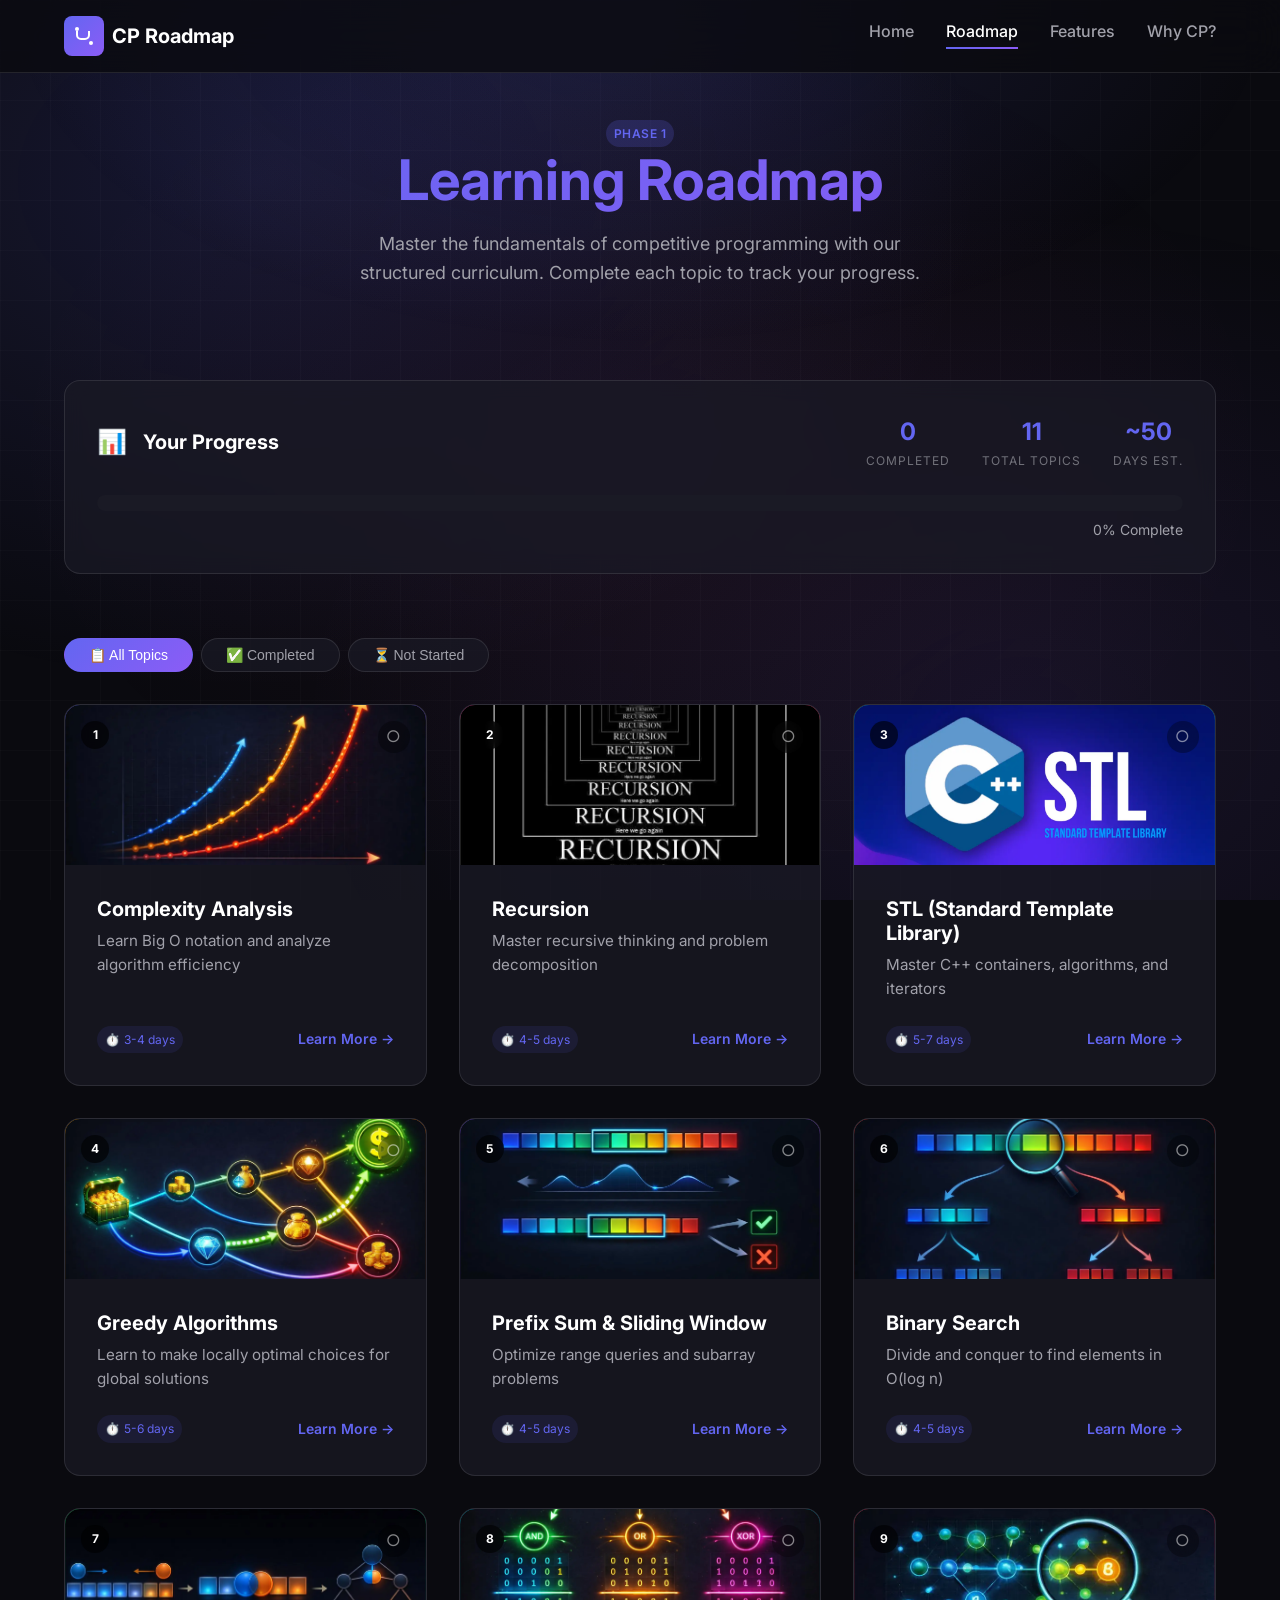
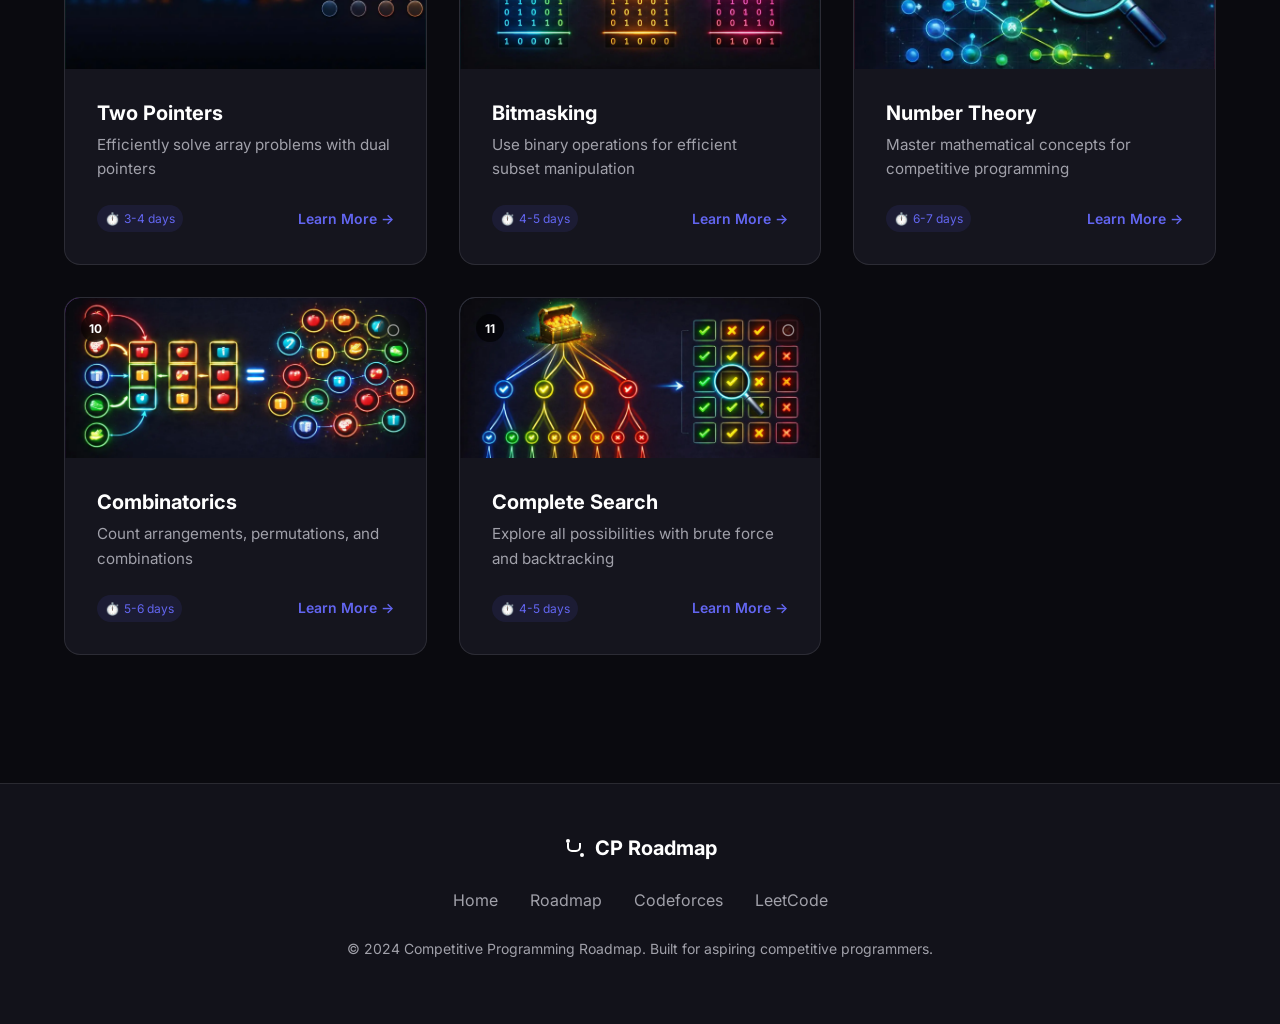
<file: roadmap.html>
<!DOCTYPE html>
<html lang="en">
<head>
    <meta charset="UTF-8">
    <meta name="viewport" content="width=device-width, initial-scale=1.0">
    <meta name="description" content="Complete roadmap for Competitive Programming Phase 1. Learn algorithms and data structures to reach Codeforces Pupil level.">
    <title>Roadmap - CP Roadmap Phase 1</title>
    
    <!-- Fonts -->
    <link rel="preconnect" href="https://fonts.googleapis.com">
    <link rel="preconnect" href="https://fonts.gstatic.com" crossorigin>
    <link href="https://fonts.googleapis.com/css2?family=Inter:wght@400;500;600;700;800&family=JetBrains+Mono:wght@400;500&display=swap" rel="stylesheet">
    
    <!-- Stylesheets -->
    <link rel="stylesheet" href="css/styles.css">
    <link rel="stylesheet" href="css/roadmap.css">
    
    <!-- Favicon -->
    <link rel="icon" type="image/svg+xml" href="assets/images/logo.svg">
</head>
<body>
    <!-- Navigation -->
    <nav class="navbar" id="navbar">
        <div class="container">
            <a href="index.html" class="nav-logo">
                <div class="nav-logo-icon">
                    <img src="assets/images/logo.svg" alt="CP Roadmap Logo" width="24" height="24">
                </div>
                <span class="hide-mobile">CP Roadmap</span>
            </a>
            
            <ul class="nav-links" id="navLinks">
                <li><a href="index.html">Home</a></li>
                <li><a href="roadmap.html" class="active">Roadmap</a></li>
                <li><a href="index.html#features">Features</a></li>
                <li><a href="index.html#why-cp">Why CP?</a></li>
            </ul>
            
            <button class="nav-toggle" id="navToggle" aria-label="Toggle menu">
                <span></span>
                <span></span>
                <span></span>
            </button>
        </div>
    </nav>

    <!-- Page Header -->
    <header class="page-header">
        <div class="container page-header-content">
            <span class="badge badge-primary">Phase 1</span>
            <h1>Learning Roadmap</h1>
            <p>Master the fundamentals of competitive programming with our structured curriculum. Complete each topic to track your progress.</p>
        </div>
    </header>

    <!-- Progress Section -->
    <section class="progress-section">
        <div class="container">
            <div class="progress-card">
                <div class="progress-header">
                    <div class="progress-title">
                        <span style="font-size: 1.5rem;">📊</span>
                        <h3>Your Progress</h3>
                    </div>
                    <div class="progress-stats">
                        <div class="progress-stat">
                            <div class="progress-stat-value" id="completedCount">0</div>
                            <div class="progress-stat-label">Completed</div>
                        </div>
                        <div class="progress-stat">
                            <div class="progress-stat-value" id="totalCount">11</div>
                            <div class="progress-stat-label">Total Topics</div>
                        </div>
                        <div class="progress-stat">
                            <div class="progress-stat-value" id="daysEstimate">~50</div>
                            <div class="progress-stat-label">Days Est.</div>
                        </div>
                    </div>
                </div>
                <div class="progress-bar-container">
                    <div class="progress-bar-fill" id="progressBar" style="width: 0%"></div>
                </div>
                <div class="progress-percentage">
                    <span id="progressPercent">0</span>% Complete
                </div>
            </div>
        </div>
    </section>

    <!-- Filter Section -->
    <section class="filter-section">
        <div class="container">
            <div class="filter-buttons">
                <button class="filter-btn active" data-filter="all">
                    📋 All Topics
                </button>
                <button class="filter-btn" data-filter="completed">
                    ✅ Completed
                </button>
                <button class="filter-btn" data-filter="pending">
                    ⏳ Not Started
                </button>
            </div>
        </div>
    </section>

    <!-- Topics Grid -->
    <section class="topics-section">
        <div class="container">
            <div class="topics-grid" id="topicsGrid">
                <!-- Topic cards will be injected by JavaScript -->
            </div>
            
            <!-- Empty State -->
            <div class="empty-state hidden" id="emptyState">
                <div class="empty-state-icon">🔍</div>
                <h3>No topics found</h3>
                <p>Try changing the filter to see topics.</p>
            </div>
        </div>
    </section>

    <!-- Footer -->
    <footer class="footer">
        <div class="container footer-content">
            <div class="footer-logo">
                <img src="assets/images/logo.svg" alt="CP Roadmap Logo" width="24" height="24">
                <span>CP Roadmap</span>
            </div>
            <div class="footer-links">
                <a href="index.html">Home</a>
                <a href="roadmap.html">Roadmap</a>
                <a href="https://codeforces.com" target="_blank">Codeforces</a>
                <a href="https://leetcode.com" target="_blank">LeetCode</a>
            </div>
            <div class="footer-bottom">
                <p>© 2024 Competitive Programming Roadmap. Built for aspiring competitive programmers.</p>
            </div>
        </div>
    </footer>

    <!-- Scripts -->
    <script src="data/topics.js"></script>
    <script src="js/main.js"></script>
    <script src="js/roadmap.js"></script>
</body>
</html>
</file>
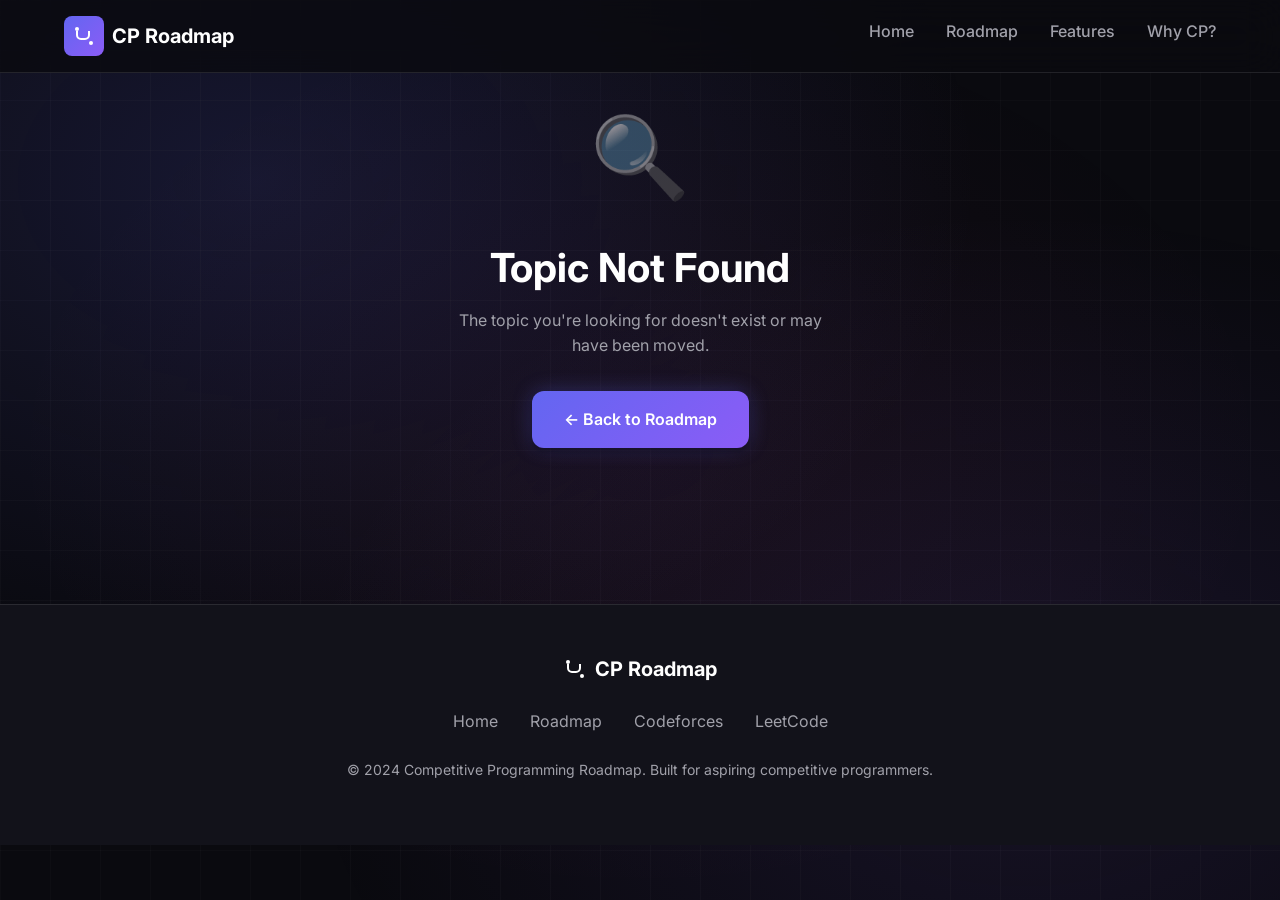
<file: topic.html>
<!DOCTYPE html>
<html lang="en">
<head>
    <meta charset="UTF-8">
    <meta name="viewport" content="width=device-width, initial-scale=1.0">
    <meta name="description" content="Learn competitive programming topics with curated resources, videos, and practice problems.">
    <title>Topic Details - CP Roadmap Phase 1</title>
    
    <!-- Fonts -->
    <link rel="preconnect" href="https://fonts.googleapis.com">
    <link rel="preconnect" href="https://fonts.gstatic.com" crossorigin>
    <link href="https://fonts.googleapis.com/css2?family=Inter:wght@400;500;600;700;800&family=JetBrains+Mono:wght@400;500&display=swap" rel="stylesheet">
    
    <!-- Stylesheets -->
    <link rel="stylesheet" href="css/styles.css">
    <link rel="stylesheet" href="css/topic.css">
    
    <!-- Favicon -->
    <link rel="icon" type="image/svg+xml" href="assets/images/logo.svg">
</head>
<body>
    <!-- Navigation -->
    <nav class="navbar" id="navbar">
        <div class="container">
            <a href="index.html" class="nav-logo">
                <div class="nav-logo-icon">
                    <img src="assets/images/logo.svg" alt="CP Roadmap Logo" width="24" height="24">
                </div>
                <span class="hide-mobile">CP Roadmap</span>
            </a>
            
            <ul class="nav-links" id="navLinks">
                <li><a href="index.html">Home</a></li>
                <li><a href="roadmap.html">Roadmap</a></li>
                <li><a href="index.html#features">Features</a></li>
                <li><a href="index.html#why-cp">Why CP?</a></li>
            </ul>
            
            <button class="nav-toggle" id="navToggle" aria-label="Toggle menu">
                <span></span>
                <span></span>
                <span></span>
            </button>
        </div>
    </nav>

    <!-- Main Content (Injected by JavaScript) -->
    <main id="topicContent">
        <!-- Topic content will be injected here -->
    </main>

    <!-- Footer -->
    <footer class="footer">
        <div class="container footer-content">
            <div class="footer-logo">
                <img src="assets/images/logo.svg" alt="CP Roadmap Logo" width="24" height="24">
                <span>CP Roadmap</span>
            </div>
            <div class="footer-links">
                <a href="index.html">Home</a>
                <a href="roadmap.html">Roadmap</a>
                <a href="https://codeforces.com" target="_blank">Codeforces</a>
                <a href="https://leetcode.com" target="_blank">LeetCode</a>
            </div>
            <div class="footer-bottom">
                <p>© 2024 Competitive Programming Roadmap. Built for aspiring competitive programmers.</p>
            </div>
        </div>
    </footer>

    <!-- Scripts -->
    <script src="data/topics.js"></script>
    <script src="js/main.js"></script>
    <script src="js/topic.js"></script>
</body>
</html>
</file>
<file: css/styles.css>
/* ===================================
   COMPETITIVE PROGRAMMING ROADMAP
   Main Stylesheet - Dark Theme
   =================================== */

/* ===================================
   CSS VARIABLES & ROOT
   =================================== */
:root {
    /* Colors */
    --bg-primary: #0a0a0f;
    --bg-secondary: #12121a;
    --bg-tertiary: #1a1a25;
    --bg-card: rgba(26, 26, 37, 0.7);
    --bg-glass: rgba(255, 255, 255, 0.05);
    
    /* Text Colors */
    --text-primary: #ffffff;
    --text-secondary: #a1a1aa;
    --text-muted: #71717a;
    
    /* Accent Colors */
    --accent-primary: #6366f1;
    --accent-secondary: #8b5cf6;
    --accent-success: #22c55e;
    --accent-warning: #f59e0b;
    --accent-danger: #ef4444;
    --accent-info: #06b6d4;
    
    /* Gradients */
    --gradient-primary: linear-gradient(135deg, #6366f1 0%, #8b5cf6 100%);
    --gradient-secondary: linear-gradient(135deg, #ec4899 0%, #8b5cf6 100%);
    --gradient-dark: linear-gradient(180deg, #0a0a0f 0%, #12121a 100%);
    --gradient-glass: linear-gradient(135deg, rgba(255,255,255,0.1) 0%, rgba(255,255,255,0.05) 100%);
    
    /* Shadows */
    --shadow-sm: 0 2px 4px rgba(0, 0, 0, 0.3);
    --shadow-md: 0 4px 6px rgba(0, 0, 0, 0.4);
    --shadow-lg: 0 10px 25px rgba(0, 0, 0, 0.5);
    --shadow-xl: 0 20px 40px rgba(0, 0, 0, 0.6);
    --shadow-glow: 0 0 30px rgba(99, 102, 241, 0.3);
    
    /* Border */
    --border-color: rgba(255, 255, 255, 0.1);
    --border-radius-sm: 8px;
    --border-radius-md: 12px;
    --border-radius-lg: 16px;
    --border-radius-xl: 24px;
    
    /* Typography */
    --font-primary: 'Inter', -apple-system, BlinkMacSystemFont, 'Segoe UI', sans-serif;
    --font-mono: 'JetBrains Mono', 'Fira Code', monospace;
    
    /* Spacing */
    --spacing-xs: 0.25rem;
    --spacing-sm: 0.5rem;
    --spacing-md: 1rem;
    --spacing-lg: 1.5rem;
    --spacing-xl: 2rem;
    --spacing-2xl: 3rem;
    --spacing-3xl: 4rem;
    
    /* Transitions */
    --transition-fast: 150ms ease;
    --transition-normal: 300ms ease;
    --transition-slow: 500ms ease;
    
    /* Container */
    --container-max: 1200px;
    --container-padding: 1.5rem;
}

/* ===================================
   RESET & BASE
   =================================== */
*, *::before, *::after {
    box-sizing: border-box;
    margin: 0;
    padding: 0;
}

html {
    scroll-behavior: smooth;
    font-size: 16px;
}

body {
    font-family: var(--font-primary);
    background: var(--bg-primary);
    color: var(--text-primary);
    line-height: 1.6;
    min-height: 100vh;
    overflow-x: hidden;
    -webkit-font-smoothing: antialiased;
    -moz-osx-font-smoothing: grayscale;
}

/* Background Pattern */
body::before {
    content: '';
    position: fixed;
    top: 0;
    left: 0;
    width: 100%;
    height: 100%;
    background: 
        radial-gradient(ellipse at 20% 20%, rgba(99, 102, 241, 0.15) 0%, transparent 50%),
        radial-gradient(ellipse at 80% 80%, rgba(139, 92, 246, 0.1) 0%, transparent 50%),
        radial-gradient(ellipse at 50% 50%, rgba(236, 72, 153, 0.05) 0%, transparent 70%);
    pointer-events: none;
    z-index: -1;
}

/* Grid Pattern Overlay */
body::after {
    content: '';
    position: fixed;
    top: 0;
    left: 0;
    width: 100%;
    height: 100%;
    background-image: 
        linear-gradient(rgba(255,255,255,0.02) 1px, transparent 1px),
        linear-gradient(90deg, rgba(255,255,255,0.02) 1px, transparent 1px);
    background-size: 50px 50px;
    pointer-events: none;
    z-index: -1;
}

/* ===================================
   TYPOGRAPHY
   =================================== */
h1, h2, h3, h4, h5, h6 {
    font-weight: 700;
    line-height: 1.2;
    margin-bottom: var(--spacing-md);
}

h1 {
    font-size: clamp(2rem, 5vw, 3.5rem);
    background: var(--gradient-primary);
    -webkit-background-clip: text;
    -webkit-text-fill-color: transparent;
    background-clip: text;
}

h2 {
    font-size: clamp(1.5rem, 4vw, 2.5rem);
}

h3 {
    font-size: clamp(1.25rem, 3vw, 1.75rem);
}

p {
    color: var(--text-secondary);
    margin-bottom: var(--spacing-md);
}

a {
    color: var(--accent-primary);
    text-decoration: none;
    transition: color var(--transition-fast);
}

a:hover {
    color: var(--accent-secondary);
}

ul, ol {
    padding-left: var(--spacing-lg);
    margin-bottom: var(--spacing-md);
}

li {
    color: var(--text-secondary);
    margin-bottom: var(--spacing-sm);
}

strong {
    color: var(--text-primary);
    font-weight: 600;
}

/* ===================================
   LAYOUT & CONTAINERS
   =================================== */
.container {
    width: 100%;
    max-width: var(--container-max);
    margin: 0 auto;
    padding: 0 var(--container-padding);
}

.section {
    padding: var(--spacing-3xl) 0;
}

.section-title {
    text-align: center;
    margin-bottom: var(--spacing-2xl);
}

.section-title span {
    display: block;
    color: var(--text-muted);
    font-size: 0.9rem;
    text-transform: uppercase;
    letter-spacing: 2px;
    margin-bottom: var(--spacing-sm);
}

/* ===================================
   NAVBAR
   =================================== */
.navbar {
    position: fixed;
    top: 0;
    left: 0;
    right: 0;
    z-index: 1000;
    padding: var(--spacing-md) 0;
    background: rgba(10, 10, 15, 0.8);
    backdrop-filter: blur(20px);
    -webkit-backdrop-filter: blur(20px);
    border-bottom: 1px solid var(--border-color);
    transition: all var(--transition-normal);
}

.navbar.scrolled {
    padding: var(--spacing-sm) 0;
    background: rgba(10, 10, 15, 0.95);
}

.navbar .container {
    display: flex;
    justify-content: space-between;
    align-items: center;
}

.nav-logo {
    display: flex;
    align-items: center;
    gap: var(--spacing-sm);
    font-size: 1.25rem;
    font-weight: 700;
    color: var(--text-primary);
}

.nav-logo-icon {
    width: 40px;
    height: 40px;
    background: var(--gradient-primary);
    border-radius: var(--border-radius-sm);
    display: flex;
    align-items: center;
    justify-content: center;
    font-size: 1.5rem;
}

.nav-logo-icon img {
    width: 24px;
    height: 24px;
    filter: brightness(0) invert(1);
}

.nav-links {
    display: flex;
    align-items: center;
    gap: var(--spacing-xl);
    list-style: none;
    margin: 0;
    padding: 0;
}

.nav-links a {
    color: var(--text-secondary);
    font-weight: 500;
    position: relative;
    padding: var(--spacing-sm) 0;
    transition: color var(--transition-fast);
}

.nav-links a::after {
    content: '';
    position: absolute;
    bottom: 0;
    left: 0;
    width: 0;
    height: 2px;
    background: var(--gradient-primary);
    transition: width var(--transition-normal);
}

.nav-links a:hover,
.nav-links a.active {
    color: var(--text-primary);
}

.nav-links a:hover::after,
.nav-links a.active::after {
    width: 100%;
}

.nav-toggle {
    display: none;
    flex-direction: column;
    gap: 5px;
    background: none;
    border: none;
    cursor: pointer;
    padding: var(--spacing-sm);
}

.nav-toggle span {
    display: block;
    width: 25px;
    height: 2px;
    background: var(--text-primary);
    transition: all var(--transition-fast);
}

/* Mobile Nav */
@media (max-width: 768px) {
    .nav-toggle {
        display: flex;
    }
    
    .nav-links {
        position: fixed;
        top: 70px;
        left: 0;
        right: 0;
        background: rgba(10, 10, 15, 0.98);
        backdrop-filter: blur(20px);
        flex-direction: column;
        padding: var(--spacing-xl);
        gap: var(--spacing-lg);
        transform: translateY(-100%);
        opacity: 0;
        visibility: hidden;
        transition: all var(--transition-normal);
    }
    
    .nav-links.active {
        transform: translateY(0);
        opacity: 1;
        visibility: visible;
    }
    
    .nav-toggle.active span:nth-child(1) {
        transform: rotate(45deg) translate(5px, 5px);
    }
    
    .nav-toggle.active span:nth-child(2) {
        opacity: 0;
    }
    
    .nav-toggle.active span:nth-child(3) {
        transform: rotate(-45deg) translate(5px, -5px);
    }
}

/* ===================================
   BUTTONS
   =================================== */
.btn {
    display: inline-flex;
    align-items: center;
    justify-content: center;
    gap: var(--spacing-sm);
    padding: var(--spacing-md) var(--spacing-xl);
    font-size: 1rem;
    font-weight: 600;
    border-radius: var(--border-radius-md);
    border: none;
    cursor: pointer;
    transition: all var(--transition-normal);
    text-decoration: none;
    white-space: nowrap;
}

.btn-primary {
    background: var(--gradient-primary);
    color: var(--text-primary);
    box-shadow: var(--shadow-md), 0 0 20px rgba(99, 102, 241, 0.3);
}

.btn-primary:hover {
    transform: translateY(-2px);
    box-shadow: var(--shadow-lg), 0 0 30px rgba(99, 102, 241, 0.5);
    color: var(--text-primary);
}

.btn-secondary {
    background: var(--bg-glass);
    color: var(--text-primary);
    border: 1px solid var(--border-color);
    backdrop-filter: blur(10px);
}

.btn-secondary:hover {
    background: rgba(255, 255, 255, 0.1);
    border-color: var(--accent-primary);
    color: var(--text-primary);
}

.btn-success {
    background: linear-gradient(135deg, #22c55e 0%, #16a34a 100%);
    color: var(--text-primary);
}

.btn-success:hover {
    transform: translateY(-2px);
    box-shadow: var(--shadow-lg), 0 0 20px rgba(34, 197, 94, 0.4);
    color: var(--text-primary);
}

.btn-outline {
    background: transparent;
    color: var(--accent-primary);
    border: 2px solid var(--accent-primary);
}

.btn-outline:hover {
    background: var(--accent-primary);
    color: var(--text-primary);
}

.btn-sm {
    padding: var(--spacing-sm) var(--spacing-md);
    font-size: 0.875rem;
}

.btn-lg {
    padding: var(--spacing-lg) var(--spacing-2xl);
    font-size: 1.125rem;
}

.btn-icon {
    width: 44px;
    height: 44px;
    padding: 0;
    border-radius: var(--border-radius-sm);
}

/* ===================================
   CARDS - GLASSMORPHISM
   =================================== */
.card {
    background: var(--bg-card);
    border: 1px solid var(--border-color);
    border-radius: var(--border-radius-lg);
    padding: var(--spacing-xl);
    backdrop-filter: blur(10px);
    -webkit-backdrop-filter: blur(10px);
    transition: all var(--transition-normal);
}

.card:hover {
    transform: translateY(-5px);
    border-color: rgba(99, 102, 241, 0.3);
    box-shadow: var(--shadow-xl), var(--shadow-glow);
}

.card-glass {
    background: var(--gradient-glass);
    border: 1px solid rgba(255, 255, 255, 0.1);
}

/* ===================================
   BADGES
   =================================== */
.badge {
    display: inline-flex;
    align-items: center;
    gap: var(--spacing-xs);
    padding: var(--spacing-xs) var(--spacing-sm);
    font-size: 0.75rem;
    font-weight: 600;
    border-radius: 50px;
    text-transform: uppercase;
    letter-spacing: 0.5px;
}

.badge-primary {
    background: rgba(99, 102, 241, 0.2);
    color: var(--accent-primary);
}

.badge-success {
    background: rgba(34, 197, 94, 0.2);
    color: var(--accent-success);
}

.badge-warning {
    background: rgba(245, 158, 11, 0.2);
    color: var(--accent-warning);
}

.badge-info {
    background: rgba(6, 182, 212, 0.2);
    color: var(--accent-info);
}

/* ===================================
   PROGRESS BAR
   =================================== */
.progress-container {
    background: var(--bg-tertiary);
    border-radius: 50px;
    padding: 4px;
    margin-bottom: var(--spacing-md);
}

.progress-bar {
    height: 12px;
    background: var(--gradient-primary);
    border-radius: 50px;
    transition: width var(--transition-slow);
    position: relative;
    overflow: hidden;
}

.progress-bar::after {
    content: '';
    position: absolute;
    top: 0;
    left: 0;
    right: 0;
    bottom: 0;
    background: linear-gradient(
        90deg,
        transparent 0%,
        rgba(255,255,255,0.3) 50%,
        transparent 100%
    );
    animation: shimmer 2s infinite;
}

@keyframes shimmer {
    0% { transform: translateX(-100%); }
    100% { transform: translateX(100%); }
}

.progress-text {
    display: flex;
    justify-content: space-between;
    font-size: 0.875rem;
    color: var(--text-secondary);
}

/* ===================================
   ICONS
   =================================== */
.icon {
    display: inline-flex;
    align-items: center;
    justify-content: center;
}

.icon-sm { font-size: 1rem; }
.icon-md { font-size: 1.5rem; }
.icon-lg { font-size: 2rem; }
.icon-xl { font-size: 3rem; }

/* ===================================
   ANIMATIONS
   =================================== */
@keyframes fadeIn {
    from {
        opacity: 0;
        transform: translateY(20px);
    }
    to {
        opacity: 1;
        transform: translateY(0);
    }
}

@keyframes fadeInUp {
    from {
        opacity: 0;
        transform: translateY(40px);
    }
    to {
        opacity: 1;
        transform: translateY(0);
    }
}

@keyframes fadeInDown {
    from {
        opacity: 0;
        transform: translateY(-40px);
    }
    to {
        opacity: 1;
        transform: translateY(0);
    }
}

@keyframes scaleIn {
    from {
        opacity: 0;
        transform: scale(0.9);
    }
    to {
        opacity: 1;
        transform: scale(1);
    }
}

@keyframes slideInLeft {
    from {
        opacity: 0;
        transform: translateX(-40px);
    }
    to {
        opacity: 1;
        transform: translateX(0);
    }
}

@keyframes slideInRight {
    from {
        opacity: 0;
        transform: translateX(40px);
    }
    to {
        opacity: 1;
        transform: translateX(0);
    }
}

@keyframes pulse {
    0%, 100% {
        transform: scale(1);
        opacity: 1;
    }
    50% {
        transform: scale(1.05);
        opacity: 0.8;
    }
}

@keyframes float {
    0%, 100% {
        transform: translateY(0);
    }
    50% {
        transform: translateY(-10px);
    }
}

@keyframes glow {
    0%, 100% {
        box-shadow: 0 0 20px rgba(99, 102, 241, 0.3);
    }
    50% {
        box-shadow: 0 0 40px rgba(99, 102, 241, 0.6);
    }
}

.animate-fade-in {
    animation: fadeIn 0.6s ease forwards;
}

.animate-fade-in-up {
    animation: fadeInUp 0.6s ease forwards;
}

.animate-fade-in-down {
    animation: fadeInDown 0.6s ease forwards;
}

.animate-scale-in {
    animation: scaleIn 0.6s ease forwards;
}

.animate-slide-in-left {
    animation: slideInLeft 0.6s ease forwards;
}

.animate-slide-in-right {
    animation: slideInRight 0.6s ease forwards;
}

.animate-float {
    animation: float 3s ease-in-out infinite;
}

.animate-pulse {
    animation: pulse 2s ease-in-out infinite;
}

.animate-glow {
    animation: glow 2s ease-in-out infinite;
}

/* Animation Delays */
.delay-100 { animation-delay: 100ms; }
.delay-200 { animation-delay: 200ms; }
.delay-300 { animation-delay: 300ms; }
.delay-400 { animation-delay: 400ms; }
.delay-500 { animation-delay: 500ms; }
.delay-600 { animation-delay: 600ms; }
.delay-700 { animation-delay: 700ms; }
.delay-800 { animation-delay: 800ms; }

/* ===================================
   SCROLLBAR
   =================================== */
::-webkit-scrollbar {
    width: 10px;
    height: 10px;
}

::-webkit-scrollbar-track {
    background: var(--bg-secondary);
}

::-webkit-scrollbar-thumb {
    background: var(--bg-tertiary);
    border-radius: 5px;
}

::-webkit-scrollbar-thumb:hover {
    background: var(--accent-primary);
}

/* ===================================
   FOOTER
   =================================== */
.footer {
    background: var(--bg-secondary);
    border-top: 1px solid var(--border-color);
    padding: var(--spacing-2xl) 0;
    margin-top: var(--spacing-3xl);
}

.footer-content {
    display: flex;
    flex-direction: column;
    align-items: center;
    gap: var(--spacing-lg);
    text-align: center;
}

.footer-logo {
    display: flex;
    align-items: center;
    gap: var(--spacing-sm);
    font-size: 1.25rem;
    font-weight: 700;
    color: var(--text-primary);
}

.footer-logo img {
    width: 24px;
    height: 24px;
    filter: brightness(0) invert(1);
}

.footer-links {
    display: flex;
    gap: var(--spacing-xl);
    flex-wrap: wrap;
    justify-content: center;
}

.footer-links a {
    color: var(--text-secondary);
    transition: color var(--transition-fast);
}

.footer-links a:hover {
    color: var(--accent-primary);
}

.footer-bottom {
    color: var(--text-muted);
    font-size: 0.875rem;
}

/* ===================================
   UTILITIES
   =================================== */
.text-center { text-align: center; }
.text-left { text-align: left; }
.text-right { text-align: right; }

.text-primary { color: var(--text-primary); }
.text-secondary { color: var(--text-secondary); }
.text-muted { color: var(--text-muted); }
.text-accent { color: var(--accent-primary); }
.text-success { color: var(--accent-success); }
.text-warning { color: var(--accent-warning); }
.text-danger { color: var(--accent-danger); }

.bg-primary { background: var(--bg-primary); }
.bg-secondary { background: var(--bg-secondary); }
.bg-tertiary { background: var(--bg-tertiary); }

.mt-0 { margin-top: 0; }
.mt-1 { margin-top: var(--spacing-sm); }
.mt-2 { margin-top: var(--spacing-md); }
.mt-3 { margin-top: var(--spacing-lg); }
.mt-4 { margin-top: var(--spacing-xl); }
.mt-5 { margin-top: var(--spacing-2xl); }

.mb-0 { margin-bottom: 0; }
.mb-1 { margin-bottom: var(--spacing-sm); }
.mb-2 { margin-bottom: var(--spacing-md); }
.mb-3 { margin-bottom: var(--spacing-lg); }
.mb-4 { margin-bottom: var(--spacing-xl); }
.mb-5 { margin-bottom: var(--spacing-2xl); }

.flex { display: flex; }
.flex-col { flex-direction: column; }
.items-center { align-items: center; }
.justify-center { justify-content: center; }
.justify-between { justify-content: space-between; }
.gap-1 { gap: var(--spacing-sm); }
.gap-2 { gap: var(--spacing-md); }
.gap-3 { gap: var(--spacing-lg); }
.gap-4 { gap: var(--spacing-xl); }

.hidden { display: none; }
.visible { visibility: visible; }
.invisible { visibility: hidden; }

.w-full { width: 100%; }
.h-full { height: 100%; }

.rounded { border-radius: var(--border-radius-md); }
.rounded-lg { border-radius: var(--border-radius-lg); }
.rounded-xl { border-radius: var(--border-radius-xl); }
.rounded-full { border-radius: 50%; }

/* ===================================
   RESPONSIVE UTILITIES
   =================================== */
@media (max-width: 768px) {
    :root {
        --container-padding: 1rem;
    }
    
    .section {
        padding: var(--spacing-2xl) 0;
    }
    
    .hide-mobile {
        display: none;
    }
}

@media (min-width: 769px) {
    .hide-desktop {
        display: none;
    }
}

/* ===================================
   LOADING STATES
   =================================== */
.skeleton {
    background: linear-gradient(
        90deg,
        var(--bg-tertiary) 25%,
        var(--bg-secondary) 50%,
        var(--bg-tertiary) 75%
    );
    background-size: 200% 100%;
    animation: skeleton-loading 1.5s infinite;
    border-radius: var(--border-radius-sm);
}

@keyframes skeleton-loading {
    0% { background-position: 200% 0; }
    100% { background-position: -200% 0; }
}

/* ===================================
   TOOLTIPS
   =================================== */
[data-tooltip] {
    position: relative;
}

[data-tooltip]::before {
    content: attr(data-tooltip);
    position: absolute;
    bottom: 100%;
    left: 50%;
    transform: translateX(-50%);
    padding: var(--spacing-sm) var(--spacing-md);
    background: var(--bg-tertiary);
    color: var(--text-primary);
    font-size: 0.75rem;
    border-radius: var(--border-radius-sm);
    white-space: nowrap;
    opacity: 0;
    visibility: hidden;
    transition: all var(--transition-fast);
    z-index: 100;
}

[data-tooltip]:hover::before {
    opacity: 1;
    visibility: visible;
    bottom: calc(100% + 8px);
}

/* ===================================
   SELECTION
   =================================== */
::selection {
    background: var(--accent-primary);
    color: var(--text-primary);
}

::-moz-selection {
    background: var(--accent-primary);
    color: var(--text-primary);
}
</file>
<file: css/roadmap.css>
/* ===================================
   ROADMAP PAGE STYLES
   =================================== */

/* ===================================
   PAGE HEADER
   =================================== */
.page-header {
    padding: 120px 0 60px;
    text-align: center;
    position: relative;
}

.page-header::before {
    content: '';
    position: absolute;
    top: 0;
    left: 0;
    right: 0;
    height: 100%;
    background: radial-gradient(ellipse at center top, rgba(99, 102, 241, 0.15) 0%, transparent 70%);
    pointer-events: none;
}

.page-header-content {
    position: relative;
    z-index: 1;
}

.page-header h1 {
    margin-bottom: var(--spacing-md);
}

.page-header p {
    font-size: 1.125rem;
    max-width: 600px;
    margin: 0 auto;
}

/* ===================================
   PROGRESS SECTION
   =================================== */
.progress-section {
    padding: var(--spacing-xl) 0;
    margin-bottom: var(--spacing-xl);
}

.progress-card {
    background: var(--bg-card);
    border: 1px solid var(--border-color);
    border-radius: var(--border-radius-lg);
    padding: var(--spacing-xl);
    backdrop-filter: blur(10px);
}

.progress-header {
    display: flex;
    justify-content: space-between;
    align-items: center;
    margin-bottom: var(--spacing-lg);
    flex-wrap: wrap;
    gap: var(--spacing-md);
}

.progress-title {
    display: flex;
    align-items: center;
    gap: var(--spacing-md);
}

.progress-title h3 {
    margin: 0;
    font-size: 1.25rem;
}

.progress-stats {
    display: flex;
    gap: var(--spacing-xl);
}

.progress-stat {
    text-align: center;
}

.progress-stat-value {
    font-size: 1.5rem;
    font-weight: 700;
    color: var(--accent-primary);
}

.progress-stat-label {
    font-size: 0.75rem;
    color: var(--text-muted);
    text-transform: uppercase;
    letter-spacing: 1px;
}

.progress-bar-container {
    background: var(--bg-tertiary);
    border-radius: 50px;
    height: 16px;
    overflow: hidden;
    position: relative;
}

.progress-bar-fill {
    height: 100%;
    background: var(--gradient-primary);
    border-radius: 50px;
    transition: width 0.5s ease;
    position: relative;
    min-width: 0;
}

.progress-bar-fill::after {
    content: '';
    position: absolute;
    top: 0;
    left: 0;
    right: 0;
    bottom: 0;
    background: linear-gradient(
        90deg,
        transparent 0%,
        rgba(255,255,255,0.3) 50%,
        transparent 100%
    );
    animation: shimmer 2s infinite;
}

.progress-percentage {
    text-align: right;
    margin-top: var(--spacing-sm);
    font-size: 0.875rem;
    color: var(--text-secondary);
}

/* ===================================
   FILTER SECTION
   =================================== */
.filter-section {
    margin-bottom: var(--spacing-xl);
}

.filter-buttons {
    display: flex;
    gap: var(--spacing-sm);
    flex-wrap: wrap;
}

.filter-btn {
    padding: var(--spacing-sm) var(--spacing-lg);
    background: var(--bg-card);
    border: 1px solid var(--border-color);
    border-radius: 50px;
    color: var(--text-secondary);
    font-size: 0.875rem;
    cursor: pointer;
    transition: all var(--transition-normal);
}

.filter-btn:hover {
    border-color: var(--accent-primary);
    color: var(--text-primary);
}

.filter-btn.active {
    background: var(--gradient-primary);
    border-color: transparent;
    color: var(--text-primary);
}

/* ===================================
   TOPICS GRID
   =================================== */
.topics-section {
    padding-bottom: var(--spacing-3xl);
}

.topics-grid {
    display: grid;
    grid-template-columns: repeat(auto-fill, minmax(340px, 1fr));
    gap: var(--spacing-xl);
}

/* ===================================
   TOPIC CARD
   =================================== */
.topic-card {
    background: var(--bg-card);
    border: 1px solid var(--border-color);
    border-radius: var(--border-radius-lg);
    overflow: hidden;
    transition: all var(--transition-normal);
    position: relative;
    display: flex;
    flex-direction: column;
}

.topic-card::before {
    content: '';
    position: absolute;
    top: 0;
    left: 0;
    right: 0;
    height: 4px;
    background: var(--card-accent, var(--gradient-primary));
    transform: scaleX(0);
    transform-origin: left;
    transition: transform var(--transition-normal);
}

.topic-card:hover {
    transform: translateY(-8px);
    border-color: rgba(99, 102, 241, 0.3);
    box-shadow: var(--shadow-xl), 0 0 30px rgba(99, 102, 241, 0.2);
}

.topic-card:hover::before {
    transform: scaleX(1);
}

.topic-card.completed {
    border-color: rgba(34, 197, 94, 0.3);
}

.topic-card.completed::before {
    background: linear-gradient(135deg, #22c55e 0%, #16a34a 100%);
    transform: scaleX(1);
}

/* Card Header / Banner */
.topic-card-header {
    position: relative;
    padding: var(--spacing-xl);
    background: var(--card-banner, var(--gradient-primary));
    min-height: 120px;
    display: flex;
    align-items: center;
    justify-content: center;
    overflow: hidden;
}

/* Card Image */
.topic-card-image {
    position: absolute;
    top: 0;
    left: 0;
    width: 100%;
    height: 100%;
    object-fit: cover;
    z-index: 0;
}

.topic-card.has-image .topic-card-header {
    min-height: 160px;
}

.topic-card.has-image .topic-card-icon {
    display: none;
}

.topic-card.has-image .topic-number {
    z-index: 1;
    background: rgba(0, 0, 0, 0.6);
    backdrop-filter: blur(4px);
}

.topic-card.has-image .topic-card-status {
    z-index: 1;
}

.topic-card-icon {
    font-size: 3.5rem;
    filter: drop-shadow(0 4px 8px rgba(0,0,0,0.3));
}

.topic-card-status {
    position: absolute;
    top: var(--spacing-md);
    right: var(--spacing-md);
    width: 32px;
    height: 32px;
    background: rgba(0, 0, 0, 0.3);
    border-radius: 50%;
    display: flex;
    align-items: center;
    justify-content: center;
    backdrop-filter: blur(10px);
}

.topic-card.completed .topic-card-status {
    background: rgba(34, 197, 94, 0.3);
}

.topic-card-status::after {
    content: '○';
    color: rgba(255, 255, 255, 0.5);
    font-size: 1rem;
}

.topic-card.completed .topic-card-status::after {
    content: '✓';
    color: var(--accent-success);
}

/* Card Body */
.topic-card-body {
    padding: var(--spacing-xl);
    flex: 1;
    display: flex;
    flex-direction: column;
}

.topic-card-title {
    font-size: 1.25rem;
    font-weight: 700;
    margin-bottom: var(--spacing-sm);
    color: var(--text-primary);
}

.topic-card-description {
    font-size: 0.95rem;
    color: var(--text-secondary);
    margin-bottom: var(--spacing-lg);
    flex: 1;
}

.topic-card-meta {
    display: flex;
    justify-content: space-between;
    align-items: center;
    margin-top: auto;
}

.topic-card-duration {
    display: inline-flex;
    align-items: center;
    gap: var(--spacing-xs);
    padding: var(--spacing-xs) var(--spacing-sm);
    background: rgba(99, 102, 241, 0.1);
    border-radius: 50px;
    font-size: 0.75rem;
    color: var(--accent-primary);
}

.topic-card-link {
    display: inline-flex;
    align-items: center;
    gap: var(--spacing-xs);
    color: var(--accent-primary);
    font-weight: 600;
    font-size: 0.875rem;
    transition: all var(--transition-fast);
}

.topic-card-link:hover {
    gap: var(--spacing-sm);
    color: var(--accent-secondary);
}

/* ===================================
   EMPTY STATE
   =================================== */
.empty-state {
    text-align: center;
    padding: var(--spacing-3xl);
    color: var(--text-muted);
}

.empty-state-icon {
    font-size: 4rem;
    margin-bottom: var(--spacing-lg);
    opacity: 0.5;
}

.empty-state h3 {
    color: var(--text-secondary);
    margin-bottom: var(--spacing-sm);
}

/* ===================================
   RESPONSIVE
   =================================== */
@media (max-width: 768px) {
    .topics-grid {
        grid-template-columns: 1fr;
    }
    
    .progress-header {
        flex-direction: column;
        text-align: center;
    }
    
    .progress-stats {
        justify-content: center;
    }
    
    .filter-buttons {
        justify-content: center;
    }
}

@media (max-width: 400px) {
    .topics-grid {
        grid-template-columns: 1fr;
    }
    
    .topic-card-header {
        min-height: 100px;
    }
    
    .topic-card-icon {
        font-size: 2.5rem;
    }
}

/* ===================================
   TOPIC NUMBER INDICATOR
   =================================== */
.topic-number {
    position: absolute;
    top: var(--spacing-md);
    left: var(--spacing-md);
    width: 28px;
    height: 28px;
    background: rgba(0, 0, 0, 0.3);
    border-radius: 50%;
    display: flex;
    align-items: center;
    justify-content: center;
    font-size: 0.75rem;
    font-weight: 700;
    backdrop-filter: blur(10px);
}

/* ===================================
   ROADMAP TIMELINE CONNECTOR
   =================================== */
.roadmap-timeline {
    position: relative;
}

.roadmap-timeline::before {
    content: '';
    position: absolute;
    left: 50%;
    top: 0;
    bottom: 0;
    width: 2px;
    background: linear-gradient(to bottom, var(--accent-primary), var(--accent-secondary));
    transform: translateX(-50%);
    opacity: 0.3;
    display: none;
}

@media (min-width: 1024px) {
    .roadmap-timeline::before {
        display: block;
    }
}
</file>
<file: css/topic.css>
/* ===================================
   TOPIC DETAILS PAGE STYLES
   =================================== */

/* ===================================
   TOPIC HEADER / BANNER
   =================================== */
.topic-header {
    position: relative;
    padding: 120px 0 80px;
    overflow: hidden;
}

.topic-header::before {
    content: '';
    position: absolute;
    top: 0;
    left: 0;
    right: 0;
    bottom: 0;
    background: var(--topic-banner, var(--gradient-primary));
    opacity: 0.15;
}

.topic-header::after {
    content: '';
    position: absolute;
    bottom: 0;
    left: 0;
    right: 0;
    height: 150px;
    background: linear-gradient(to top, var(--bg-primary), transparent);
}

/* Topic Header Image */
.topic-header-image {
    position: absolute;
    top: 0;
    left: 0;
    width: 100%;
    height: 100%;
    object-fit: cover;
    object-position: center;
    z-index: 0;
    opacity: 0.4;
}

.topic-header.has-header-image::before {
    background: linear-gradient(to bottom, rgba(10, 10, 20, 0.6) 0%, rgba(10, 10, 20, 0.9) 100%);
    opacity: 1;
}

.topic-header-content {
    position: relative;
    z-index: 1;
    text-align: center;
}

.topic-breadcrumb {
    display: flex;
    align-items: center;
    justify-content: center;
    gap: var(--spacing-sm);
    margin-bottom: var(--spacing-lg);
    font-size: 0.875rem;
}

.topic-breadcrumb a {
    color: var(--text-muted);
    transition: color var(--transition-fast);
}

.topic-breadcrumb a:hover {
    color: var(--accent-primary);
}

.topic-breadcrumb span {
    color: var(--text-muted);
}

.topic-icon-large {
    font-size: 4rem;
    margin-bottom: var(--spacing-lg);
    display: block;
    filter: drop-shadow(0 10px 20px rgba(0,0,0,0.3));
    animation: float 4s ease-in-out infinite;
}

.topic-header h1 {
    font-size: clamp(2rem, 5vw, 3rem);
    margin-bottom: var(--spacing-md);
}

.topic-meta {
    display: flex;
    align-items: center;
    justify-content: center;
    gap: var(--spacing-xl);
    flex-wrap: wrap;
}

.topic-meta-item {
    display: flex;
    align-items: center;
    gap: var(--spacing-sm);
    color: var(--text-secondary);
    font-size: 0.95rem;
}

.topic-meta-item span:first-child {
    font-size: 1.25rem;
}

/* ===================================
   TOPIC CONTENT
   =================================== */
.topic-content {
    padding: var(--spacing-3xl) 0;
}

.topic-layout {
    display: grid;
    grid-template-columns: 1fr 300px;
    gap: var(--spacing-2xl);
    align-items: start;
}

@media (max-width: 968px) {
    .topic-layout {
        grid-template-columns: 1fr;
    }
}

/* Main Content */
.topic-main {
    display: flex;
    flex-direction: column;
    gap: var(--spacing-2xl);
}

/* Hero Image */
.topic-hero-image {
    width: 100%;
    text-align: center;
    margin-bottom: var(--spacing-2xl);
    border-radius: var(--border-radius-lg);
    overflow: hidden;
}

.hero-image {
    width: 100%;
    max-width: 600px;
    height: auto;
    display: inline-block;
    object-fit: contain;
}

/* Content Section */
.content-section {
    background: var(--bg-card);
    border: 1px solid var(--border-color);
    border-radius: var(--border-radius-lg);
    padding: var(--spacing-xl);
    backdrop-filter: blur(10px);
}

.content-section-header {
    display: flex;
    align-items: center;
    justify-content: space-between;
    margin-bottom: var(--spacing-lg);
    padding-bottom: var(--spacing-md);
    border-bottom: 1px solid var(--border-color);
    cursor: pointer;
}

.content-section-title {
    display: flex;
    align-items: center;
    gap: var(--spacing-md);
    margin: 0;
    font-size: 1.25rem;
}

.content-section-title .icon {
    font-size: 1.5rem;
}

.collapse-icon {
    font-size: 1.25rem;
    transition: transform var(--transition-normal);
    color: var(--text-muted);
}

.content-section.collapsed .collapse-icon {
    transform: rotate(-90deg);
}

.content-section.collapsed .content-section-body {
    display: none;
}

.content-section-body {
    animation: fadeIn 0.3s ease;
}

/* Explanation Content */
.explanation-content {
    color: var(--text-secondary);
    line-height: 1.8;
}

.explanation-content p {
    margin-bottom: var(--spacing-md);
}

.explanation-content ul {
    margin: var(--spacing-md) 0;
    padding-left: var(--spacing-xl);
}

.explanation-content li {
    margin-bottom: var(--spacing-sm);
}

/* Objectives List */
.objectives-list {
    list-style: none;
    padding: 0;
    margin: 0;
}

.objectives-list li {
    display: flex;
    align-items: flex-start;
    gap: var(--spacing-md);
    padding: var(--spacing-md) 0;
    border-bottom: 1px solid var(--border-color);
    color: var(--text-secondary);
}

.objectives-list li:last-child {
    border-bottom: none;
}

.objective-icon {
    width: 24px;
    height: 24px;
    background: rgba(34, 197, 94, 0.1);
    border: 2px solid rgba(34, 197, 94, 0.3);
    border-radius: 50%;
    display: flex;
    align-items: center;
    justify-content: center;
    flex-shrink: 0;
    font-size: 0.75rem;
    color: var(--accent-success);
}

/* ===================================
   RESOURCES
   =================================== */
.resources-tabs {
    display: flex;
    gap: var(--spacing-sm);
    margin-bottom: var(--spacing-lg);
    border-bottom: 1px solid var(--border-color);
    padding-bottom: var(--spacing-md);
}

.resource-tab {
    padding: var(--spacing-sm) var(--spacing-lg);
    background: transparent;
    border: none;
    color: var(--text-muted);
    font-size: 0.9rem;
    font-weight: 500;
    cursor: pointer;
    position: relative;
    transition: all var(--transition-fast);
    display: flex;
    align-items: center;
    gap: var(--spacing-sm);
}

.resource-tab:hover {
    color: var(--text-primary);
}

.resource-tab.active {
    color: var(--accent-primary);
}

.resource-tab.active::after {
    content: '';
    position: absolute;
    bottom: calc(-1 * var(--spacing-md) - 1px);
    left: 0;
    right: 0;
    height: 2px;
    background: var(--gradient-primary);
}

.resource-tab-icon {
    font-size: 1.1rem;
}

.resource-count {
    background: var(--bg-tertiary);
    padding: 2px 8px;
    border-radius: 50px;
    font-size: 0.75rem;
}

.resource-tab.active .resource-count {
    background: rgba(99, 102, 241, 0.2);
    color: var(--accent-primary);
}

/* Resource Panels */
.resource-panel {
    display: none;
}

.resource-panel.active {
    display: block;
    animation: fadeIn 0.3s ease;
}

/* Resource List */
.resource-list {
    display: flex;
    flex-direction: column;
    gap: var(--spacing-md);
}

.resource-item {
    display: flex;
    align-items: center;
    gap: var(--spacing-lg);
    padding: var(--spacing-md);
    background: var(--bg-tertiary);
    border-radius: var(--border-radius-md);
    transition: all var(--transition-normal);
    text-decoration: none;
}

.resource-item:hover {
    background: rgba(99, 102, 241, 0.1);
    transform: translateX(5px);
}

.resource-icon {
    width: 48px;
    height: 48px;
    border-radius: var(--border-radius-sm);
    display: flex;
    align-items: center;
    justify-content: center;
    font-size: 1.5rem;
    flex-shrink: 0;
}

.resource-icon.video {
    background: rgba(239, 68, 68, 0.1);
}

.resource-icon.article {
    background: rgba(34, 197, 94, 0.1);
}

.resource-icon.practice {
    background: rgba(99, 102, 241, 0.1);
}

.resource-info {
    flex: 1;
    min-width: 0;
}

.resource-title {
    font-weight: 600;
    color: var(--text-primary);
    margin-bottom: 4px;
    white-space: nowrap;
    overflow: hidden;
    text-overflow: ellipsis;
}

.resource-meta {
    font-size: 0.8rem;
    color: var(--text-muted);
    display: flex;
    align-items: center;
    gap: var(--spacing-sm);
}

.resource-arrow {
    color: var(--text-muted);
    font-size: 1.25rem;
    transition: transform var(--transition-fast);
}

.resource-item:hover .resource-arrow {
    transform: translateX(5px);
    color: var(--accent-primary);
}

/* Video Embed Item */
.video-embed-item {
    display: flex;
    flex-direction: column;
    gap: var(--spacing-md);
    padding: var(--spacing-md);
    background: var(--bg-tertiary);
    border-radius: var(--border-radius-md);
    transition: all var(--transition-normal);
}

.video-embed-item:hover {
    background: rgba(99, 102, 241, 0.1);
}

.video-title {
    font-weight: 600;
    color: var(--text-primary);
    font-size: 0.95rem;
}

.video-meta {
    font-size: 0.8rem;
    color: var(--text-muted);
    display: flex;
    align-items: center;
    gap: var(--spacing-sm);
}

.video-embed-container {
    position: relative;
    width: 100%;
    padding-bottom: 56.25%;
    height: 0;
    overflow: hidden;
    border-radius: var(--border-radius-md);
}

.video-embed-container iframe {
    position: absolute;
    top: 0;
    left: 0;
    width: 100%;
    height: 100%;
    border: none;
    border-radius: var(--border-radius-md);
}

   SIDEBAR
   =================================== */
.topic-sidebar {
    display: flex;
    flex-direction: column;
    gap: var(--spacing-xl);
    position: sticky;
    top: 100px;
}

/* Image Card */
.image-card {
    background: var(--bg-card);
    border: 1px solid var(--border-color);
    border-radius: var(--border-radius-lg);
    overflow: hidden;
    padding: 0;
}

.topic-image {
    width: 100%;
    height: auto;
    display: block;
    object-fit: cover;
    max-height: 280px;
}

/* Action Card */
.action-card {
    background: var(--bg-card);
    border: 1px solid var(--border-color);
    border-radius: var(--border-radius-lg);
    padding: var(--spacing-xl);
    text-align: center;
}

.action-card h3 {
    font-size: 1rem;
    margin-bottom: var(--spacing-md);
    color: var(--text-secondary);
}

.completion-status {
    display: flex;
    flex-direction: column;
    align-items: center;
    gap: var(--spacing-md);
    margin-bottom: var(--spacing-xl);
}

.completion-icon {
    width: 80px;
    height: 80px;
    border-radius: 50%;
    display: flex;
    align-items: center;
    justify-content: center;
    font-size: 2.5rem;
    background: var(--bg-tertiary);
    border: 3px solid var(--border-color);
    transition: all var(--transition-normal);
}

.completion-icon.completed {
    background: rgba(34, 197, 94, 0.1);
    border-color: var(--accent-success);
}

.completion-text {
    font-weight: 600;
    color: var(--text-secondary);
}

.completion-text.completed {
    color: var(--accent-success);
}

.action-buttons {
    display: flex;
    flex-direction: column;
    gap: var(--spacing-sm);
}

/* Navigation Card */
.nav-card {
    background: var(--bg-card);
    border: 1px solid var(--border-color);
    border-radius: var(--border-radius-lg);
    padding: var(--spacing-lg);
}

.nav-card h4 {
    font-size: 0.875rem;
    color: var(--text-muted);
    margin-bottom: var(--spacing-md);
    text-transform: uppercase;
    letter-spacing: 1px;
}

.nav-topic-link {
    display: flex;
    align-items: center;
    gap: var(--spacing-md);
    padding: var(--spacing-md);
    background: var(--bg-tertiary);
    border-radius: var(--border-radius-md);
    text-decoration: none;
    transition: all var(--transition-normal);
}

.nav-topic-link:hover {
    background: rgba(99, 102, 241, 0.1);
}

.nav-topic-icon {
    font-size: 1.5rem;
}

.nav-topic-info {
    flex: 1;
    min-width: 0;
}

.nav-topic-title {
    font-weight: 600;
    color: var(--text-primary);
    font-size: 0.9rem;
    white-space: nowrap;
    overflow: hidden;
    text-overflow: ellipsis;
}

.nav-topic-label {
    font-size: 0.75rem;
    color: var(--text-muted);
}

.nav-topic-arrow {
    color: var(--text-muted);
}

/* Quick Stats Card */
.stats-card {
    background: var(--bg-card);
    border: 1px solid var(--border-color);
    border-radius: var(--border-radius-lg);
    padding: var(--spacing-lg);
}

.stats-card h4 {
    font-size: 0.875rem;
    color: var(--text-muted);
    margin-bottom: var(--spacing-md);
    text-transform: uppercase;
    letter-spacing: 1px;
}

.stats-list {
    display: flex;
    flex-direction: column;
    gap: var(--spacing-md);
}

.stat-row {
    display: flex;
    justify-content: space-between;
    align-items: center;
    padding-bottom: var(--spacing-sm);
    border-bottom: 1px solid var(--border-color);
}

.stat-row:last-child {
    border-bottom: none;
    padding-bottom: 0;
}

.stat-label {
    display: flex;
    align-items: center;
    gap: var(--spacing-sm);
    color: var(--text-secondary);
    font-size: 0.875rem;
}

.stat-value {
    font-weight: 600;
    color: var(--text-primary);
}

/* ===================================
   RESPONSIVE
   =================================== */
@media (max-width: 968px) {
    .topic-sidebar {
        position: static;
        flex-direction: row;
        flex-wrap: wrap;
    }
    
    .action-card,
    .nav-card,
    .stats-card {
        flex: 1;
        min-width: 280px;
    }
}

@media (max-width: 640px) {
    .topic-sidebar {
        flex-direction: column;
    }
    
    .action-card,
    .nav-card,
    .stats-card {
        min-width: 100%;
    }
    
    .resources-tabs {
        flex-wrap: wrap;
    }
    
    .resource-tab {
        flex: 1;
        justify-content: center;
    }
}

/* ===================================
   CODE BLOCK STYLES
   =================================== */
.code-animation-section {
    animation: slideInUp 0.6s ease-out;
}

.code-block {
    background: var(--bg-tertiary);
    border: 1px solid var(--border-color);
    border-radius: var(--border-radius-md);
    overflow-x: auto;
    padding: var(--spacing-lg);
    font-family: 'JetBrains Mono', monospace;
    animation: fadeIn 0.8s ease-out;
}

.code-block.animated-code {
    box-shadow: 0 4px 12px rgba(0, 0, 0, 0.1);
}

.code-block pre {
    margin: 0;
    padding: 0;
    font-size: 0.875rem;
    line-height: 1.6;
    min-height: 200px;
}

.code-block code {
    color: var(--accent-primary);
    display: block;
    white-space: pre;
    font-weight: 500;
}

/* Syntax Highlighting Colors */
.code-keyword {
    color: #ff6b9d;
    font-weight: 600;
}

.code-variable {
    color: #64b5f6;
    font-weight: 500;
}

.code-bracket {
    color: #ffd54f;
    font-weight: 600;
}

.code-string {
    color: #81c784;
}

.code-operator {
    color: #ff6b6b;
    font-weight: 600;
}

.code-comment {
    color: #9c9c9c;
    font-style: italic;
}

/* Animations */
@keyframes fadeIn {
    from {
        opacity: 0;
    }
    to {
        opacity: 1;
    }
}

@keyframes slideInUp {
    from {
        opacity: 0;
        transform: translateY(20px);
    }
    to {
        opacity: 1;
        transform: translateY(0);
    }
}

/* ===================================
   TOPIC NOT FOUND
   =================================== */
.topic-not-found {
    min-height: 60vh;
    display: flex;
    align-items: center;
    justify-content: center;
    text-align: center;
    padding: var(--spacing-3xl);
}

.not-found-content {
    max-width: 400px;
}

.not-found-icon {
    font-size: 5rem;
    margin-bottom: var(--spacing-lg);
    opacity: 0.5;
}

.not-found-content h2 {
    margin-bottom: var(--spacing-md);
}

.not-found-content p {
    margin-bottom: var(--spacing-xl);
}

/* ===================================
   IMAGE LIGHTBOX / ZOOM MODAL
   =================================== */
.lightbox-overlay {
    position: fixed;
    top: 0;
    left: 0;
    right: 0;
    bottom: 0;
    background: rgba(0, 0, 0, 0.8);
    display: none;
    align-items: center;
    justify-content: center;
    z-index: 1000;
    animation: fadeInOverlay 0.3s ease;
    backdrop-filter: blur(5px);
}

.lightbox-overlay.active {
    display: flex;
}

@keyframes fadeInOverlay {
    from {
        opacity: 0;
    }
    to {
        opacity: 1;
    }
}

.lightbox-container {
    position: relative;
    max-width: 90vw;
    max-height: 90vh;
    display: flex;
    align-items: center;
    justify-content: center;
}

.lightbox-image {
    max-width: 100%;
    max-height: 90vh;
    object-fit: contain;
    border-radius: var(--border-radius-lg);
    animation: zoomIn 0.4s cubic-bezier(0.34, 1.56, 0.64, 1);
    box-shadow: 0 25px 50px rgba(0, 0, 0, 0.5);
}

@keyframes zoomIn {
    from {
        opacity: 0;
        transform: scale(0.7);
    }
    to {
        opacity: 1;
        transform: scale(1);
    }
}

@keyframes zoomOut {
    from {
        opacity: 1;
        transform: scale(1);
    }
    to {
        opacity: 0;
        transform: scale(0.7);
    }
}

.lightbox-image.closing {
    animation: zoomOut 0.4s cubic-bezier(0.34, 1.56, 0.64, 1) forwards !important;
}

.lightbox-overlay.closing {
    animation: fadeOutOverlay 0.4s ease forwards !important;
}

@keyframes fadeOutOverlay {
    from {
        opacity: 1;
    }
    to {
        opacity: 0;
    }
}

.lightbox-close {
    position: absolute;
    top: 20px;
    right: 20px;
    width: 50px;
    height: 50px;
    background: rgba(255, 255, 255, 0.9);
    border: none;
    border-radius: 50%;
    font-size: 1.5rem;
    cursor: pointer;
    display: flex;
    align-items: center;
    justify-content: center;
    transition: all var(--transition-normal);
    z-index: 1001;
    color: #000;
    font-weight: bold;
}

.lightbox-close:hover {
    background: #fff;
    transform: rotate(90deg) scale(1.1);
    box-shadow: 0 5px 20px rgba(0, 0, 0, 0.3);
}

.lightbox-prev,
.lightbox-next {
    position: absolute;
    top: 50%;
    transform: translateY(-50%);
    width: 50px;
    height: 50px;
    background: rgba(255, 255, 255, 0.9);
    border: none;
    border-radius: 50%;
    font-size: 1.5rem;
    cursor: pointer;
    display: flex;
    align-items: center;
    justify-content: center;
    transition: all var(--transition-normal);
    color: #000;
    font-weight: bold;
    z-index: 1001;
}

.lightbox-prev {
    left: 20px;
}

.lightbox-next {
    right: 20px;
}

.lightbox-prev:hover,
.lightbox-next:hover {
    background: #fff;
    transform: translateY(-50%) scale(1.1);
    box-shadow: 0 5px 20px rgba(0, 0, 0, 0.3);
}

.lightbox-counter {
    position: absolute;
    bottom: 20px;
    left: 50%;
    transform: translateX(-50%);
    background: rgba(0, 0, 0, 0.6);
    color: #fff;
    padding: 10px 20px;
    border-radius: 50px;
    font-size: 0.9rem;
    font-weight: 500;
    z-index: 1001;
}

/* Make images clickable */
.hero-image,
.topic-image {
    cursor: pointer;
    transition: all var(--transition-normal);
    border-radius: var(--border-radius-md);
}

.hero-image:hover,
.topic-image:hover {
    transform: scale(1.02);
    filter: brightness(1.05);
    box-shadow: 0 10px 30px rgba(0, 0, 0, 0.2);
}

.image-card {
    cursor: pointer;
    overflow: hidden;
    border-radius: var(--border-radius-lg);
    position: relative;
}

.image-card:hover {
    box-shadow: 0 15px 35px rgba(99, 102, 241, 0.2);
}
</file>
